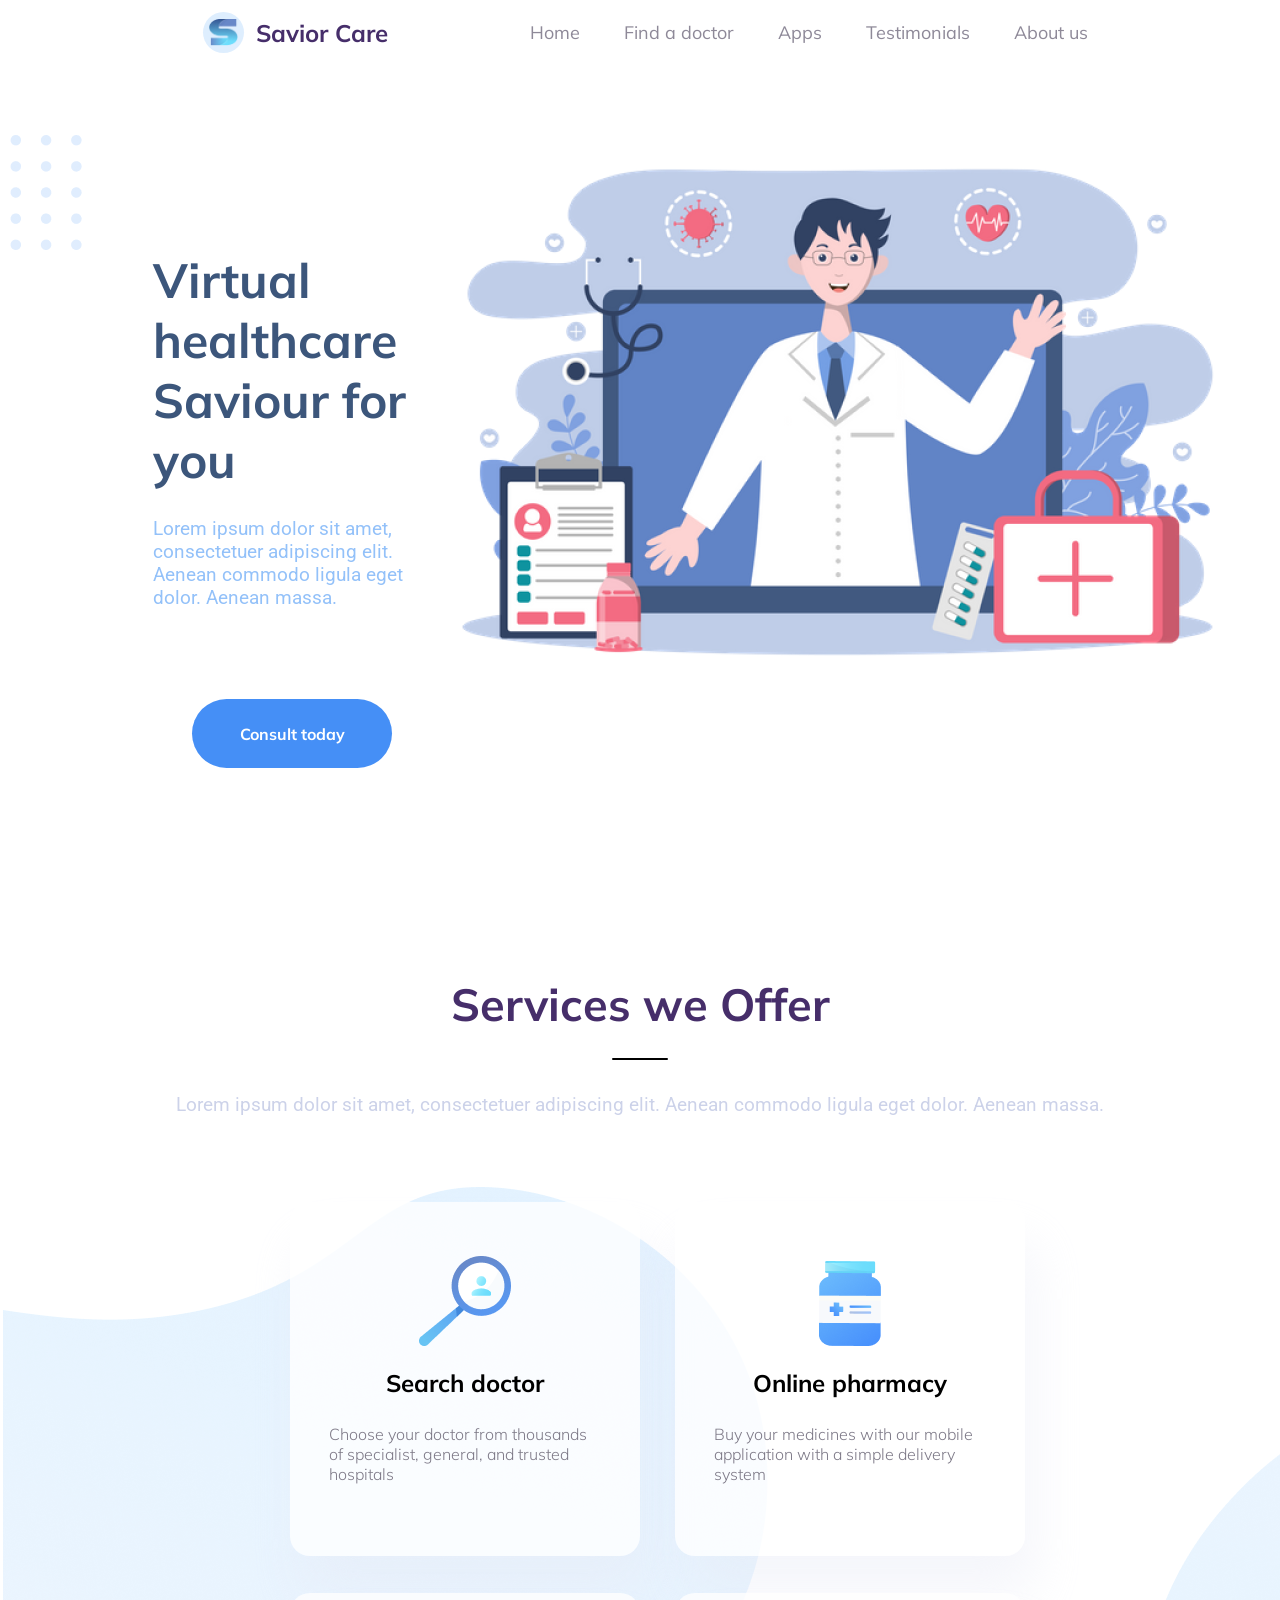
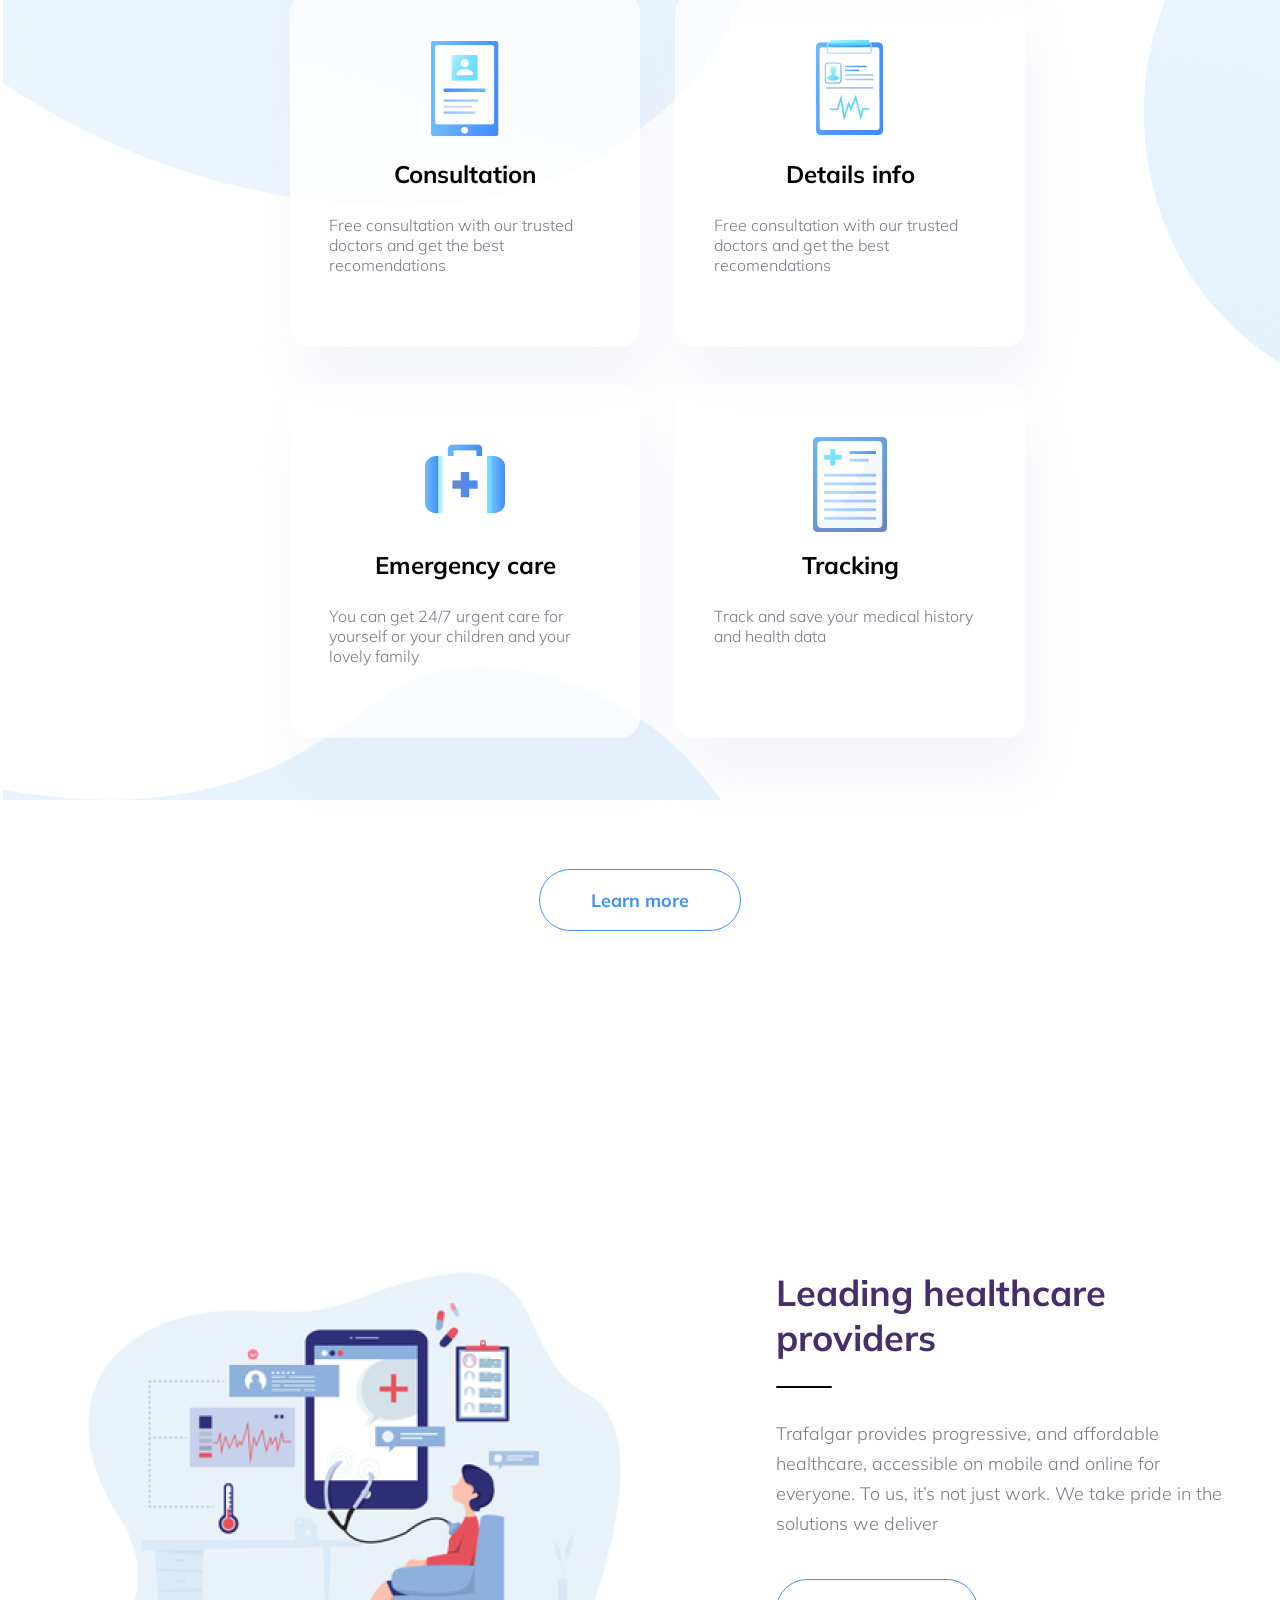
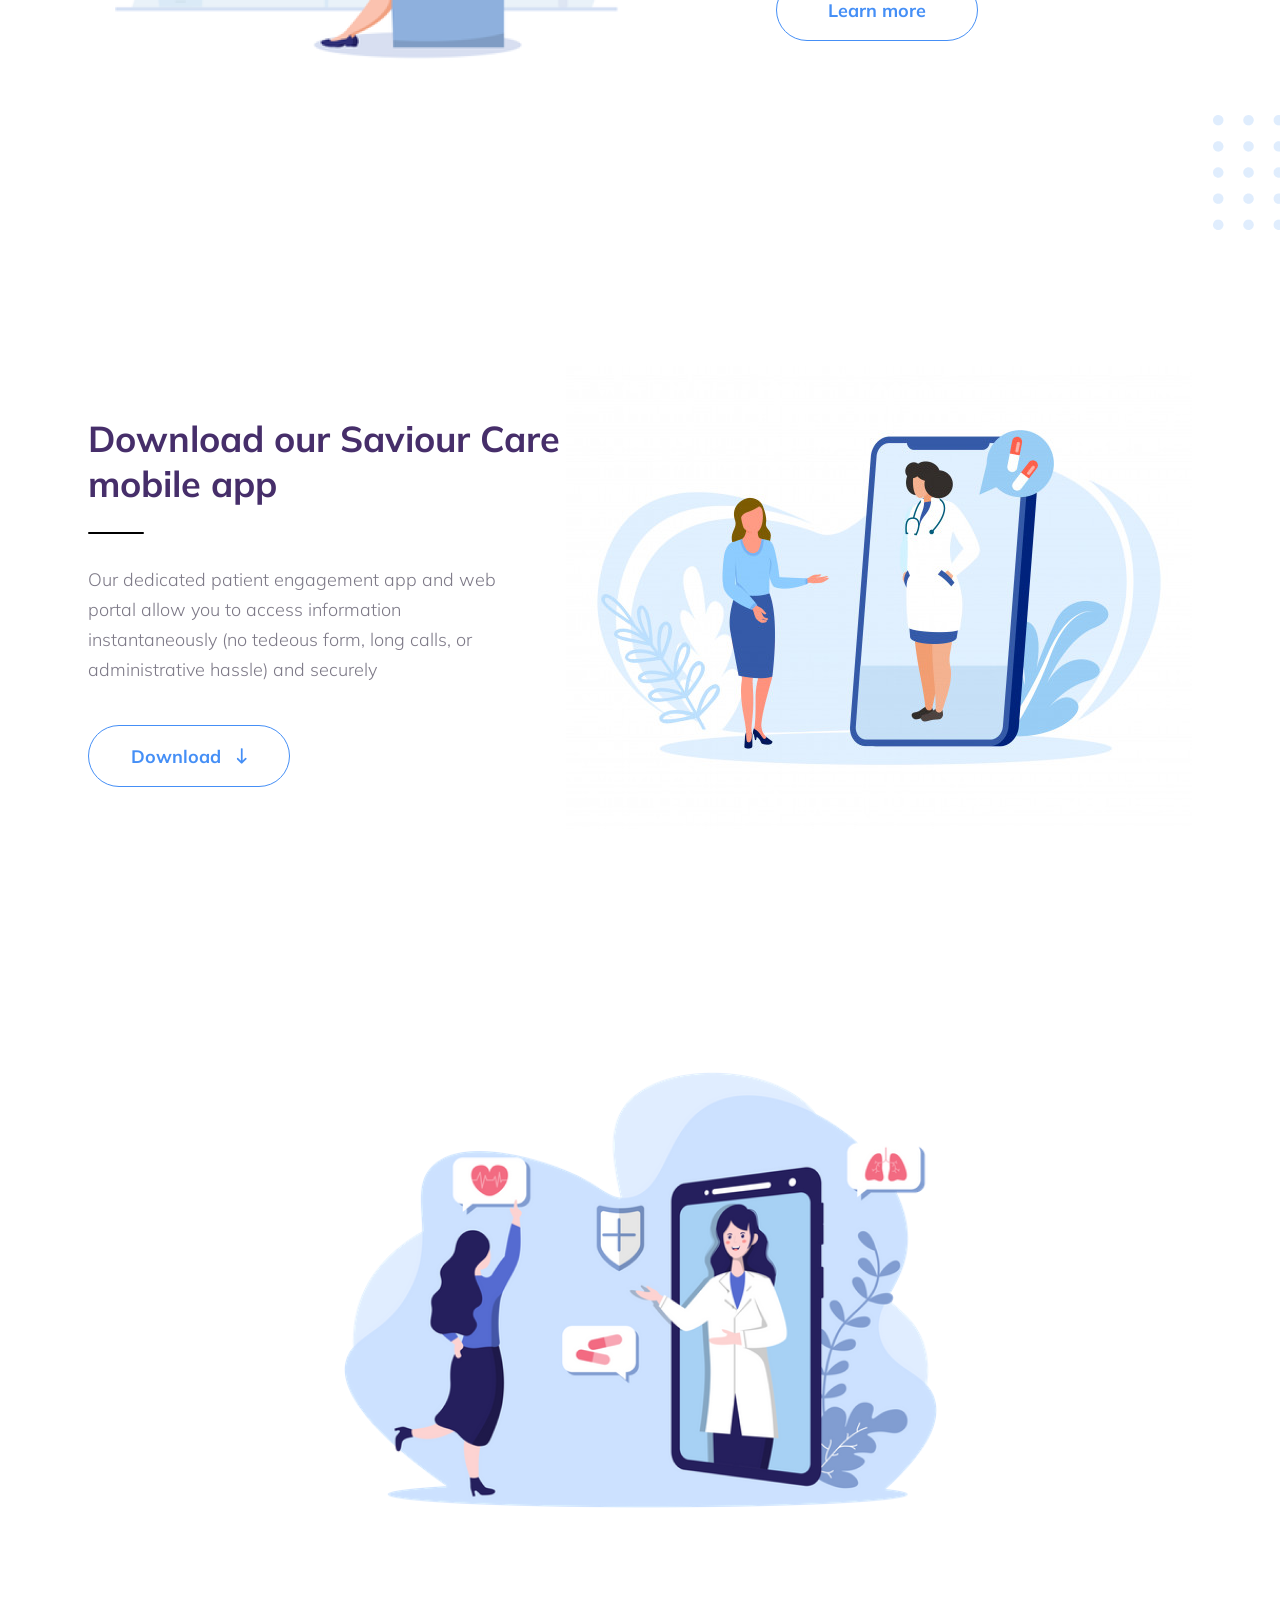
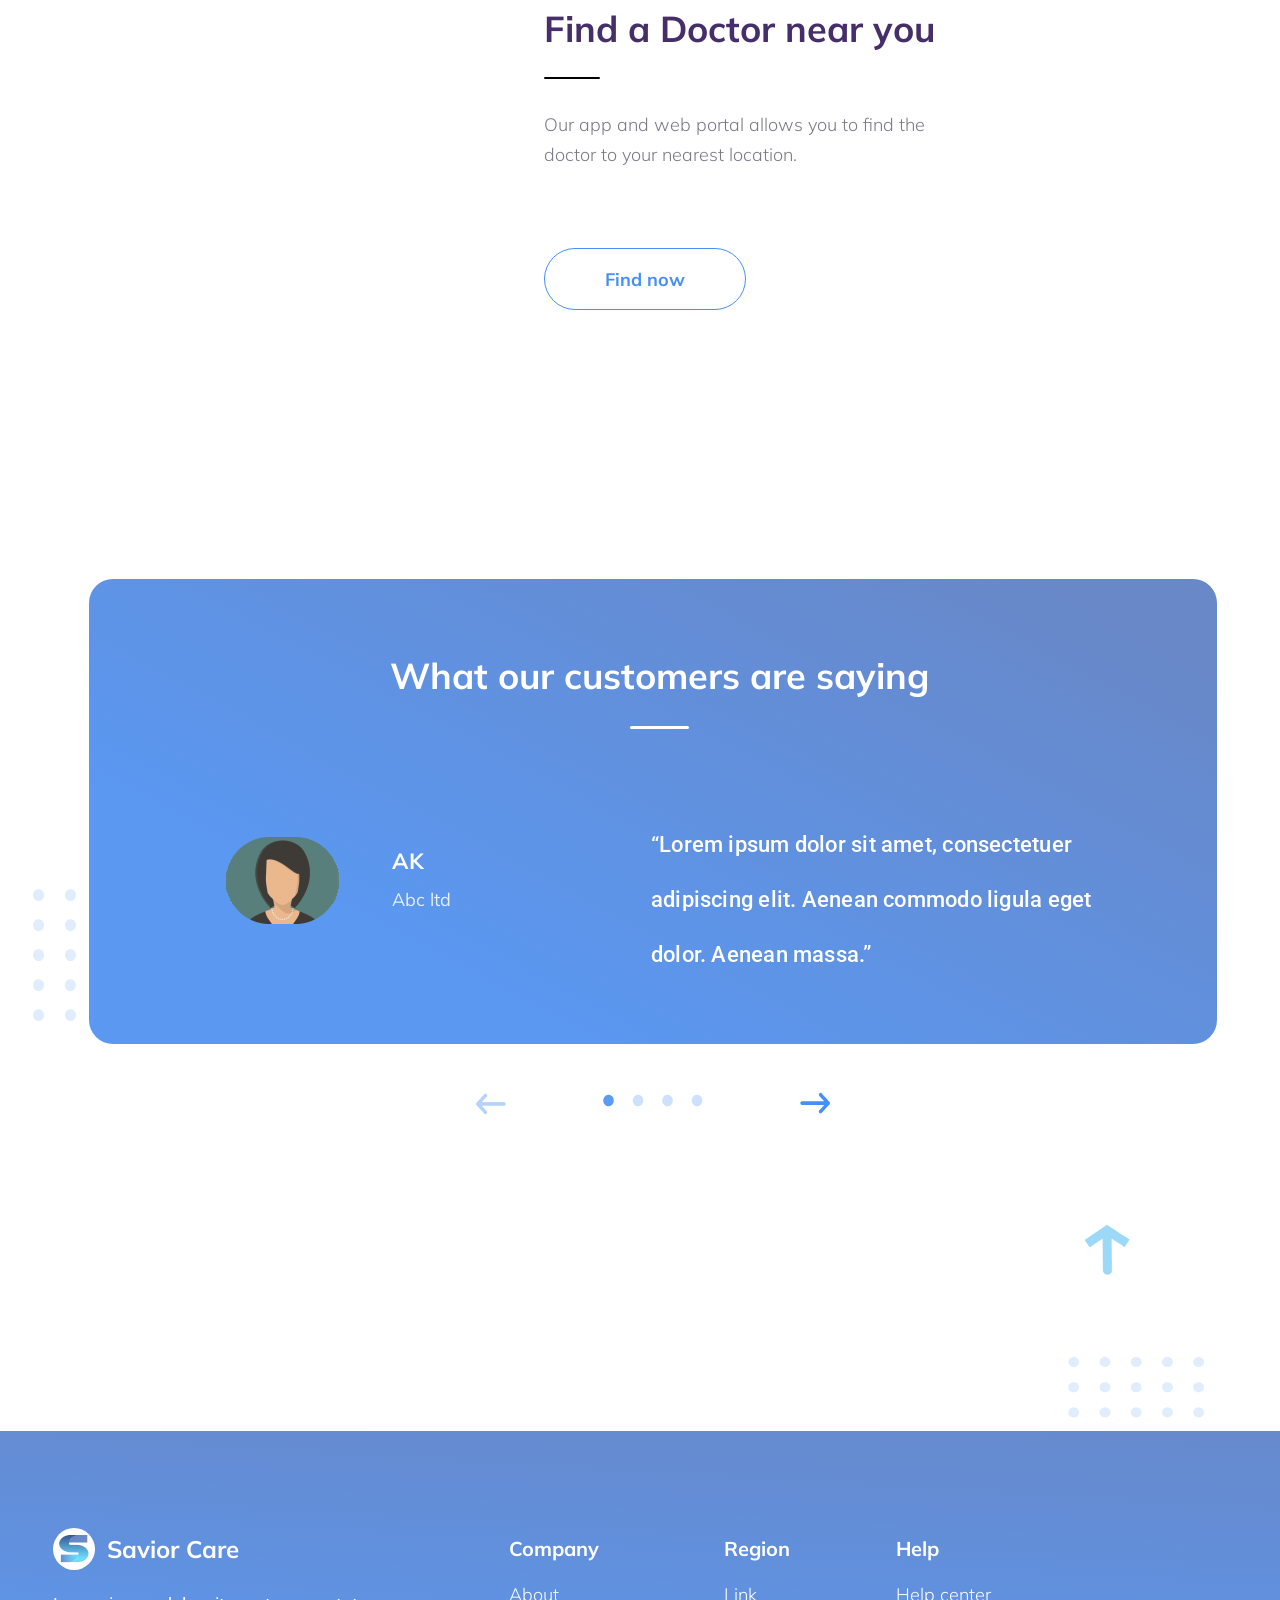
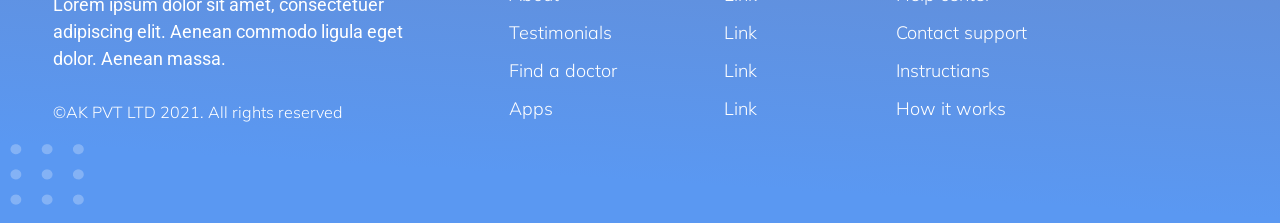
<file: index.html>
<!DOCTYPE html>
<html lang="en">

<head>
   <meta charset="UTF-8">
   <meta http-equiv="X-UA-Compatible" content="IE=edge">
   <meta name="viewport" content="width=device-width, initial-scale=1.0">
   <title>Document</title>
   <link rel="stylesheet" href="style.css">
   <link rel="preconnect" href="https://fonts.googleapis.com">
   <link rel="preconnect" href="https://fonts.gstatic.com" crossorigin>
   <link href="https://fonts.googleapis.com/css2?family=Mulish:wght@300;400;700&family=Roboto:wght@400;500&display=swap"
      rel="stylesheet">
</head>

<body>
   <header>
      <div class="header">
         <div class="up">
            <div class="logo">
               <div class="logo__img">
                  <img src="img/Logo Shapes 56.png" alt="">
               </div>
               <div class="logo__text">
                  <h1>Savior Care</h1>
               </div>
            </div>
            <div class="top_nav">
               <ol>
                  <li><a href="#">Home</a></li>
                  <li><a href="#">Find a doctor</a></li>
                  <li><a href="#">Apps</a></li>
                  <li><a href="#">Testimonials</a></li>
                  <li><a href="#">About us</a></li>
               </ol>
            </div>
         </div>
      </div>
      <div class="header_container">
         <div class="element">
            <img src="img/element.png" alt="">
         </div>
         <div class="header_text">
            <div class="header_text__title">
               Virtual healthcare Saviour for you
            </div>
            <div class="header_text__info">
               Lorem ipsum dolor sit amet, consectetuer adipiscing elit. Aenean commodo ligula eget dolor. Aenean massa.
            </div>
            <a href="#"><div class="header_text__button">
               Consult today
            </div></a>
         </div>
         <div class="header_image">
            <img src="img/image 4.png" alt="">
         </div>
      </div>

   </header>
   <main>
      <div class="our_services">
         <div class="our_services__title">Services we Offer</div>
         <div class="hr"></div>
         <div class="our_services__text">
            Lorem ipsum dolor sit amet, consectetuer adipiscing elit. Aenean commodo ligula eget dolor. Aenean massa. 
         </div>
         <div class="services">
         <div class="service left search">
            <div class="service__img"><img src="img/Frame.png" alt=""></div>
            <div class="service__title">Search doctor</div>
            <div class="service__text">Choose your doctor from thousands of specialist, general, and trusted hospitals</div>
         </div>
         <div class="service online">
            <div class="service__img"><img src="img/Jar.png" alt=""></div>
            <div class="service__title">Online pharmacy</div>
            <div class="service__text">Buy  your medicines with our mobile application with a simple delivery system</div>
         </div>
         <div class="service consultation">
            <div class="service__img"><img src="img/Consultation.png" alt=""></div>
            <div class="service__title">Consultation</div>
            <div class="service__text">Free consultation with our trusted doctors and get the best recomendations</div>
         </div>
         <div class="service left details">
            <div class="service__img"><img src="img/Details info.png" alt=""></div>
            <div class="service__title">Details info</div>
            <div class="service__text">Free consultation with our trusted doctors and get the best recomendations</div>
         </div>
         <div class="service emergency">
            <div class="service__img"><img src="img/Emergency care.png" alt=""></div>
            <div class="service__title">Emergency care</div>
            <div class="service__text">You can get 24/7 urgent care for yourself or your children and your lovely family</div>
         </div>
         <div class="service tracking">
            <div class="service__img"><img src="img/Tracking.png" alt=""></div>
            <div class="service__title">Tracking</div>
            <div class="service__text">Track and save your medical history and health data </div>
         </div>
      </div>
         
      </div>
      <a href="#"><div class="our_services__button">Learn more</div></a>
      <div class="leading description">
         <div class="img"><img src="img/trafalgar-illustration sec02 1 Palette.png" alt=""></div>
         <div class="text">
            <div class="text__title">Leading healthcare providers</div>
            <div class="text__hr"></div>
            <div class="text__info">Trafalgar provides progressive, and affordable healthcare, accessible on mobile and online for everyone. To us, it’s not just work. We take pride 
               in the solutions we deliver</div>
            <a href="#"><div class="text__button">Learn more</div></a>
         </div>
      </div>
      <div class="leading_group">
         <div><img src="img/leading_group.png" alt=""></div>
      </div>
      <div class="download description">
         <div class="text">
            <div class="text__title">Download our Saviour Care mobile app</div>
            <div class="text__hr"></div>
            <div class="text__info">Our dedicated patient engagement app and 
               web portal allow you to access information instantaneously (no tedeous form, long calls, 
               or administrative hassle) and securely</div>
            <a href="#"><div class="text__button">Download<img class="download__img" src="img/Vector.png" alt=""></div></a>
         </div>
         <div class="img"><img src="img/image 5.png" alt=""></div>
      </div>
      <div class="find description">
         <div class="img"><img src="img/trafalgar-illustration sec03 2.png" alt=""></div>
         <div class="text">
            <div class="text__title">Find a Doctor near you</div>
            <div class="text__hr"></div>
            <div class="text__info">Our  app and web portal allows you to find the doctor to your nearest location. </div>
            <a href="#"><div class="text__button">Find now</div></a>
         </div>
      </div>
      <div class="reviews_container">
         <div class="groupleft"><img src="img/Groupleft.png" alt=""></div>
         <div class="reviews">
            <div class="review">
               <div class="review__title">What our customers are saying</div>
               <div class="review__hr"></div>
               <div class="review__description">
                  <div class="avatar">
                        <div class="avatar__img"></div>
                     <div class="avatar__description">
                        <div class="avatar__name">AK</div>
                        <div class="avatar__company">Abc ltd</div>
                     </div>
                  </div>
                  <div class="review__text">“Lorem ipsum dolor sit amet, consectetuer adipiscing elit. Aenean commodo ligula eget dolor. Aenean massa.” </div>
               </div>
            </div>
            <div class="switch">
               <div class="arrow"><img src="img/arrow_left.png" alt=""></div>
               <div class="slider"><img src="img/slider.png" alt=""></div>
               <div class="arrow"><img src="img/arrow_right.png" alt=""></div>
            </div> 
         </div>
      </div>
      <div class="up__container">
         <div class="up__arrow"><img src="img/arrow_up.png" alt=""></div>
         <div class="up__group"><img src="img/up__group.png" alt=""></div>
      </div>
   </main>

   <footer>
      <div class="footer">
         <div class="footer__text">
            <div class="savior_care">
               <div class="footer__logo">
                  <div class="footer__logo__img"><img src="img/footer_logo.png" alt=""></div>
                  <div class="footer__logo__text">Savior Care</div>
               </div>
               <div class="savior_care__description">Lorem ipsum dolor sit amet, consectetuer <br> adipiscing elit. Aenean commodo ligula eget <br> dolor. Aenean massa. </div>
               <div class="savior_care__text">©AK PVT LTD 2021. All rights reserved</div>
            </div>   
            <div class="company footer__ol">
               <div class="footer__title">Company</div>
                  <ol>
                     <li><a href="">About</a></li>
                     <li><a href="">Testimonials</a></li>   
                     <li><a href="">Find a doctor</a></li>
                     <li><a href="">Apps</a></li>
                  </ol>
            </div>
            <div class="region footer__ol">
               <div class="footer__title">Region</div>
                  <ol>
                     <li><a href="">Link</a></li>
                     <li><a href="">Link</a></li>
                     <li><a href="">Link</a></li>
                     <li><a href="">Link</a></li>
                  </ol> 
            </div>
            <div class="help footer__ol">
               <div class="footer__title">Help</div>
                  <ol>
                     <li><a href="">Help center</a></li>
                     <li><a href="">Contact support</a></li>
                     <li><a href="">Instructians</a></li>
                     <li><a href="">How it works</a></li>
                  </ol>
            </div>
         </div>
         <div class="footer__group"><img src="img/footer_group.png" alt=""></div>
      </div>
   </footer>
</body>

</html>
</file>
<file: style.css>
* {
   padding: 0;
   margin: 0;
}

body {
   font-family: 'Mulish', sans-serif;
   font-family: 'Roboto', sans-serif;
}


.up{
   display: flex;
   margin-left: 191px;
   margin-right: 192px;
   justify-content: center;
   align-items: center;
}


.logo {
   display: flex;
   flex-shrink: 0;
   align-items: center;
   margin-right: auto;

}

.logo__img {
   margin: 12px;
   display: flex;
   justify-content: center;
   align-items: center;
   height: 41px;
   width: 41px;
   border-radius: 41px;
   background-color: #DEEEFE;
}

.logo__img img {
   width: 29.59px;
   height: 27.14px;
}

.logo__text {
   color: #462E6A;
   font-family: 'Mulish';

}

.logo__text h1 {
   font-size: 24px;
}

.top_nav {
   display: flex;
}

a {
   text-decoration: none;
}

.top_nav ol {
   list-style-type: none;
}

.top_nav li {
   display: inline-block;
}

.top_nav ol li a {
   margin-left: 40px;
   color: #1F1534;
   font-family: 'Mulish';
   font-weight: 400;
   opacity: 50%;
   font-size: 18px;
}

.top_nav ol li a:hover {
   color: #2E4E92;
   opacity: 100%;
   font-weight: 700;
   border-bottom: 2px solid #2E4E92;
}

.header_container{
   margin-top: 70px;
   display: flex;

}

.element{
   height: 536px;
}

.header_text{
   margin-left: 71px;
   width: 35%;
}


.header_text__title{
   margin-top: 115px;
   font-family: 'Mulish';
   font-weight: 700;
   color: #3C567B;
   font-size: 48px;
}

.header_text__info{
   height: 151px;
   margin-top: 27.01px;
   margin-bottom: 31.45px;
   font-family: 'Roboto';
   color:#93C1F9;
   font-size:19px;
}

.header_text__button{
   margin-left: 39px;
   display: flex;
   align-items: center;
   justify-content: center;
   font-family: 'Mulish';
   font-weight: 700;
   color: #FFFFFF;
   background-color: #458FF6;
   height: 68.76px;
   width: 200px;
   border-radius: 55px;
}

.header_image{
   margin-right: 58px;
}

.our_services{
   padding-bottom: 25px;
   position: relative;
   margin-top: 208px;
   background-image: url(img/bg.png);
   z-index: -1;
   display: flex;
   flex-direction: column;
   align-items: center;
}

.our_services__title{
   color: #462E6A;
   font-size: 45px;
   font-family: 'Mulish';
   font-weight: 700;
   text-align: center;
}

.hr{
   height: 2px;
   width: 56px;
   color: #000000;
   background-color: #000000;
   border-radius: 5px;
   margin: auto;
   margin-top: 26px;
   margin-bottom: 33px;
}

.our_services__text{
   color: #CCD2E9;
   font-family: 'Roboto';
   font-size: 19px;
   text-align: center;
}

.services{
   position: relative;
   z-index: 0;
   width: 70%;
   display: flex;
   justify-content: center;
   margin-top: 86px;
   font-family: 'Mulish';
   flex-wrap: wrap;
}

.service{
   background-color: rgba(255, 255, 255, 0.8);
   width: 350px;
   height: 354px;
   box-shadow: 10px 40px 50px rgba(229, 233, 246, 0.4);
   border-radius: 20px;
   margin-left: 35px;
   margin-bottom: 37px;
}


.service__img{
   display: flex;
   justify-content: center;
   align-items: center;
}

.service__title{
   text-align: center;
   font-weight: 700;
   font-size: 24px;
   height: 56px;
}

.search .service__title{
   margin-top: 22px;
}

.search .service__img{
   margin-top: 54px;
}

.online .service__title{
   margin-top: 22px;
}

.online .service__img{
   margin-top: 59px;
}

.consultation .service__title{
   margin-top: 23px;
}

.consultation .service__img{
   margin-top: 48px;
}

.details .service__title{
   margin-top: 24px;
}

.details .service__img{
   margin-top: 47px;
}

.emergency .service__title{
   margin-top: 36px;
}

.emergency .service__img{
   margin-top: 58px;
}

.tracking .service__title{
   margin-top: 17px;
}

.tracking .service__img{
   margin-top: 53px;
}

.service__text{
   color: #7D7987;
   font-weight: 300;
   font-size: 16px;
   margin-left: 39px;
   margin-right: 45px;
}


.our_services__button{
   position: relative;
   z-index: 0;
   display: flex;
   align-items: center;
   justify-content: center;
   text-align: center;
   margin: 69px auto;
   width: 200px;
   height: 60px;
   border: solid 1.4px #458FF6;
   border-radius: 55px;
   color: #458FF6;
   font-family: 'Mulish';
   font-weight: 700;
   font-size: 18px;
}

.our_services__button:hover{
   background-color: #458FF6;
   color: #fff;
}

.description{
   display: flex;
   justify-content: center;
   padding-top: 220px;
   flex-wrap: wrap;
}

.leading .text{
   width: 486px;
   height: 388px;
   margin-left: 92px;
   margin-top: 50px;
}

.leading .text .text__info{
   width: 450px;
   height: 120px;
}

.leading_group{
   display: flex;
   flex-direction: row-reverse;
}

.download{
   margin-top: -88px;
}

.download .text{
   width: 478px;
   height: 375px;
   margin-top: 50px;
}


.download .text .text__info{
   width: 420px;
   height: 120px;
}


.find .text{
   width: 420px;
   height: 320px;
   margin-left: 227px;
   margin-top: 75px;
}

.find .text__button{
   margin-top: 78px;
}

.text{
   font-family: 'Mulish';
}

.text__title{
   color: #462E6A;
   font-weight: 700;
   font-size: 36px;
}

.text__hr{
   width: 56px;
   height: 2px;
   border-radius: 10px;
   background-color: #000000;
   margin-top: 26px;
   margin-bottom: 31px;
}

.text__info{
   color: #7D7987;
   font-weight: 300;
   font-size: 18px;
   line-height: 30px;
}

.text__button{
   display: flex;
   align-items: center;
   justify-content: center;
   width: 200px;
   height: 60px;
   border: 1.4px #458FF6 solid;
   border-radius: 55px;
   color: #458FF6;
   font-weight: 700;
   font-size: 18px;
   margin-top: 40px;
}

.text__button:hover{
   background-color: #458FF6;
   color: #FFFFFF;
}

.text__button img{
   margin-left: 14.79px;
}


.reviews_container{
   display: flex;
   justify-content: center;
   margin-left: -30px;
   margin-bottom: 105px;
   margin-top: 253px;
}

.groupleft{
   padding-top: 310px;
}

.reviews{
   display: flex;
   flex-direction: column;
   align-items: center;
}

.review{
   font-family: 'Mulish';
   font-weight: 700;
   color: #FFFFFF;
   background: linear-gradient(208.18deg, #6888C8 9.05%, #5A98F2 76.74%);
   border-radius: 24px;
   display: flex;
   flex-direction: column;
   align-items: center;
   padding-left: 137.21px; 
   padding-right: 124.33px;
   padding-bottom: 90px;
   padding-top: 73.43px;
}

.review__title{
   font-size: 36px; 
   padding: 0 0 28.69px;
}

.review__hr{
   width: 59px;
   height: 2.29px;
   background-color: #fff;
   border-radius: 6px;
}

.review__description{
   display: flex;
   justify-content: space-around;
   flex-wrap: wrap;
   width: 100%;
   margin-top: 88px;   
}

.avatar{
   display: flex;
   padding-top: 20px;
}

.avatar__img{
   background-image: url(img/avatar.png);
   width: 113px;
   height: 87px;
}

.avatar__description{
   padding-top: 10px;
   margin-left: 53px;
}

.avatar__name{
   font-size: 22px;
   margin-bottom: 13px;
}

.avatar__company{
   font-weight: 400;
   font-size: 18px;
   opacity: 85%;
}

.review__text{
   font-family: 'Roboto';
   font-weight: 500;
   font-size: 22px;
   line-height: 55px;
   letter-spacing: 0.01em;
   width: 442px;
   height: 137px;
   margin-left: 200px;

}

.switch{
   display: flex;
   padding-top: 48.19px;
}

.slider{
   margin: 0 94.93px;
}

.groupright img{
   padding: 2px 77px 0 0;
}

.up__container{
   display: flex;
   flex-direction: column;
   align-items: end  ;
   margin-right: 75px;
}

.up__arrow{
   margin-bottom: 78px;
   margin-right: 75px;
}


.footer{
   background: linear-gradient(183.41deg, #6888C8 -8.57%, #5A98F2 82.96%);
   color: #fff;
   font-family: 'Mulish';
}

.footer__text{
   display: flex;
   justify-content: space-around;
   margin-bottom: 16px;
   margin-right: 200px;

}

.footer__logo{
   display: flex;
   align-items: center;
}

.footer__logo__img{
   display: flex;
   justify-content: center;
   align-items: center;
   width: 42px;
   height: 42px;
   border-radius: 42px;
   background-color: #fff;
}

.footer__logo__text{
   font-size: 24px;
   font-weight: 700;
   margin-left: 12px;
}

.savior_care{
   margin-top: 97px;
}

.savior_care__description{
   font-family: 'Roboto';
   font-size: 18px;
   margin-top: 21px;
   margin-bottom: 30px;
   line-height: 27px;
}

.savior_care__text{
   font-weight: 300;
   font-size: 16px;
}

.footer__title{
   font-weight: 700;
   font-size: 20px;
   margin-bottom: 15px;
}

.footer__ol{
   padding-top: 105px;
}

.footer__ol ol{
   list-style-type: none;
   line-height: 38px;
}


.footer__ol ol li a{
   color: #fff;
   font-weight: 300;
   font-size: 18px;
   text-decoration: none;
}

.footer__ol ol li a:hover{
   text-decoration: underline;
}
</file>
